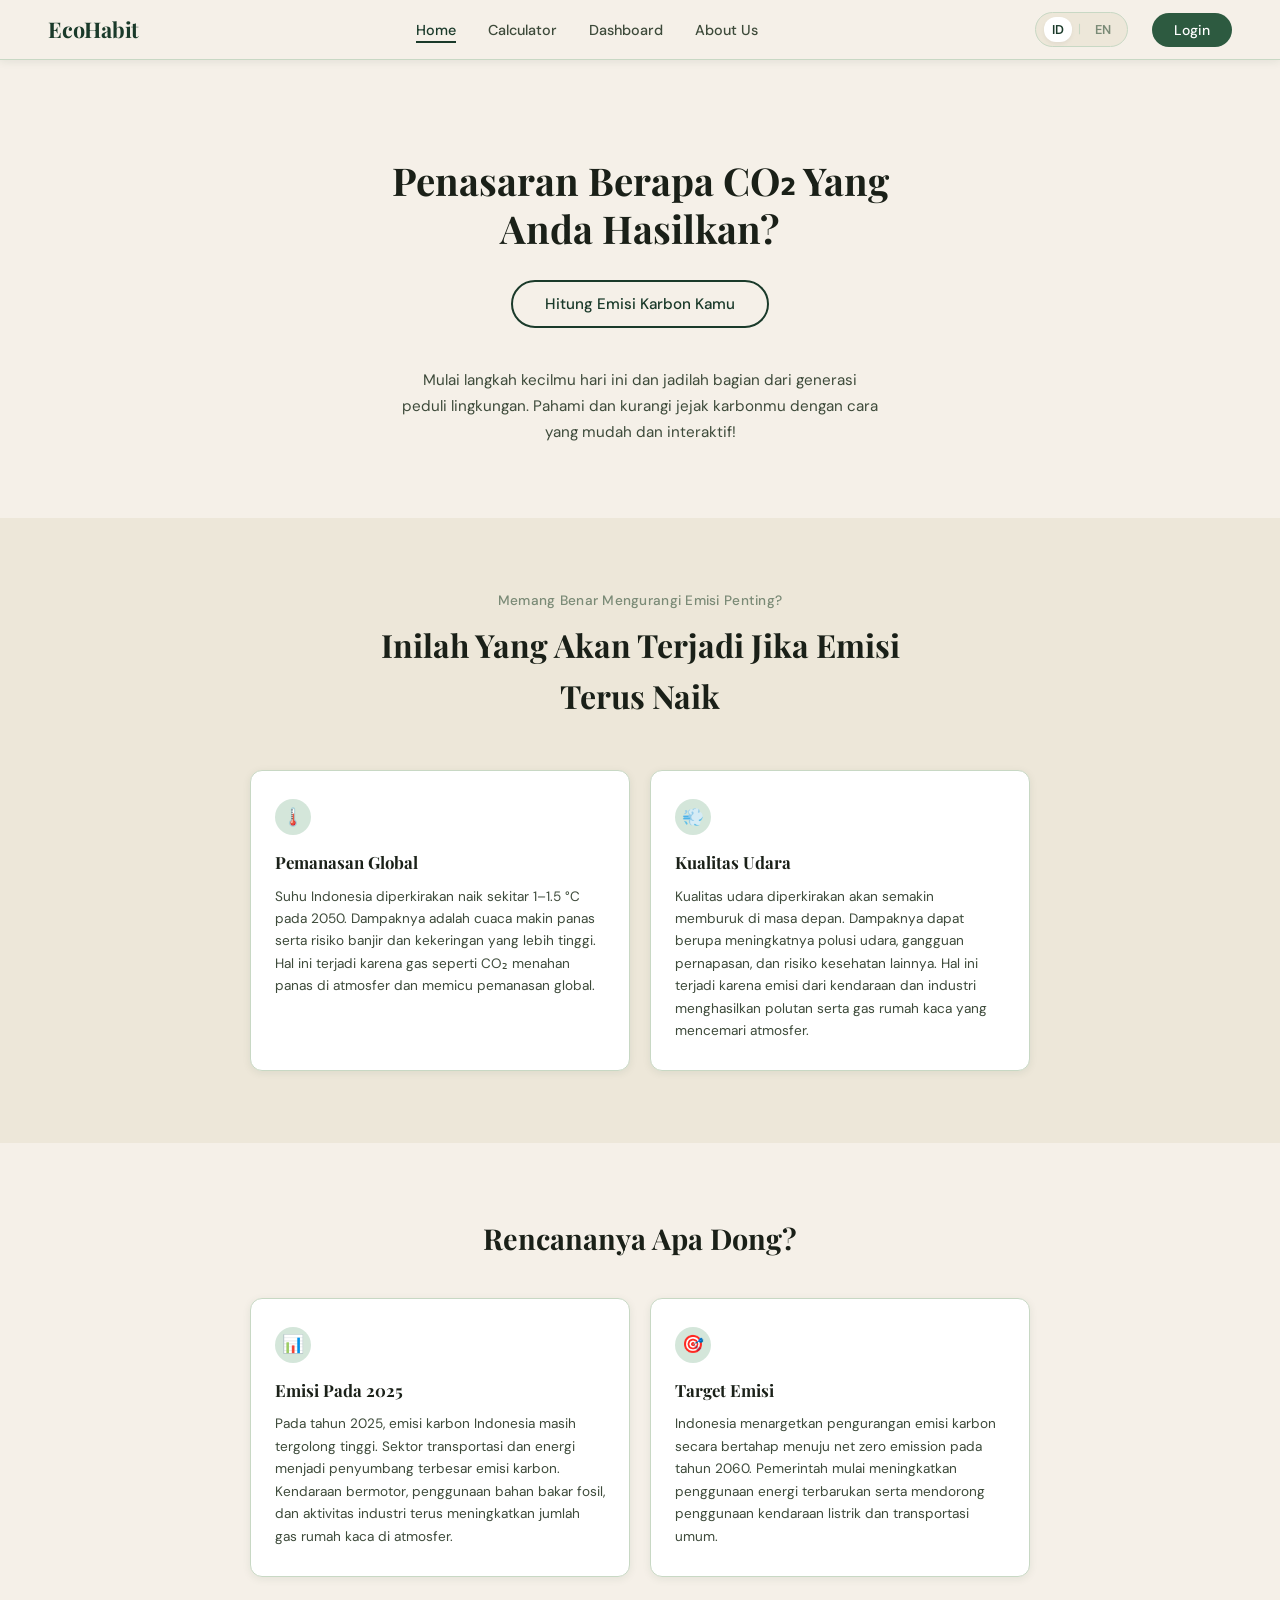
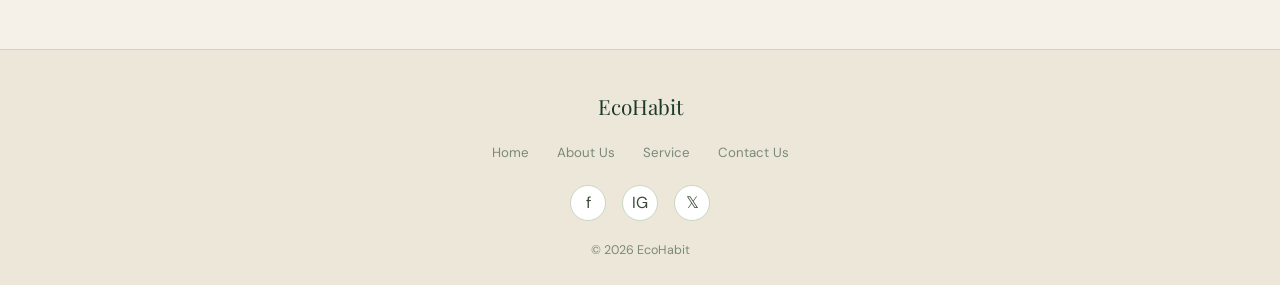
<file: index.html>
<!DOCTYPE html>
<html lang="id">
<head>
  <meta charset="UTF-8" />
  <meta name="viewport" content="width=device-width, initial-scale=1.0" />
  <title>EcoHabit – Kalkulator Emisi Karbon</title>
  <link rel="preconnect" href="https://fonts.googleapis.com" />
  <link rel="preconnect" href="https://fonts.gstatic.com" crossorigin />
  <link href="https://fonts.googleapis.com/css2?family=Playfair+Display:wght@600;700&family=DM+Sans:wght@300;400;500;600&display=swap" rel="stylesheet" />
  <link rel="stylesheet" href="css/global.css" />
  <link rel="stylesheet" href="css/home.css" />
</head>
<body>

  <nav>
    <a class="nav-logo" href="index.html">EcoHabit</a>
    <ul class="nav-links">
      <li><a class="active" href="index.html" data-i18n="nav_home">Home</a></li>
      <li><a href="calculator.html" data-i18n="nav_calc">Calculator</a></li>
      <li><a href="dashboard.html" data-i18n="nav_dash">Dashboard</a></li>
      <li><a href="aboutUs.html" data-i18n="nav_about">About Us</a></li>
    </ul>
    
    <div class="nav-actions">
      <div class="lang-toggle">
        <button id="lang-id" class="lang-btn active">ID</button>
        <span class="lang-divider">|</span>
        <button id="lang-en" class="lang-btn">EN</button>
      </div>

      <button class="btn-login" data-i18n="btn_login" onclick="window.location.href='login.html'">Login</button>
    </div>
  </nav>

  <div class="page active">
    <section class="hero">
      <h1 data-i18n="home_hero_title">Penasaran Berapa CO₂ Yang Anda Hasilkan?</h1>
      <button class="btn-hero" data-i18n="home_hero_btn" onclick="window.location.href='calculator.html'">Hitung Emisi Karbon Kamu</button>
      <p data-i18n="home_hero_desc">Mulai langkah kecilmu hari ini dan jadilah bagian dari generasi peduli lingkungan. Pahami dan kurangi jejak karbonmu dengan cara yang mudah dan interaktif!</p>
    </section>

    <section class="impact">
      <p class="impact-label" data-i18n="home_impact_label">Memang Benar Mengurangi Emisi Penting?</p>
      <h2 data-i18n="home_impact_title">Inilah Yang Akan Terjadi Jika Emisi Terus Naik</h2>
      <div class="cards-grid">
        <div class="card">
          <div class="card-icon">🌡️</div>
          <h3 data-i18n="home_impact_c1_title">Pemanasan Global</h3>
          <p data-i18n="home_impact_c1_desc">Suhu Indonesia diperkirakan naik sekitar 1–1.5 °C pada 2050. Dampaknya adalah cuaca makin panas serta risiko banjir dan kekeringan yang lebih tinggi. Hal ini terjadi karena gas seperti CO₂ menahan panas di atmosfer dan memicu pemanasan global.</p>
        </div>
        <div class="card">
          <div class="card-icon">💨</div>
          <h3 data-i18n="home_impact_c2_title">Kualitas Udara</h3>
          <p data-i18n="home_impact_c2_desc">Kualitas udara diperkirakan akan semakin memburuk di masa depan. Dampaknya dapat berupa meningkatnya polusi udara, gangguan pernapasan, dan risiko kesehatan lainnya. Hal ini terjadi karena emisi dari kendaraan dan industri menghasilkan polutan serta gas rumah kaca yang mencemari atmosfer.</p>
        </div>
      </div>
    </section>

    <section class="plan">
      <h2 data-i18n="home_plan_title">Rencananya Apa Dong?</h2>
      <div class="cards-grid">
        <div class="card">
          <div class="card-icon">📊</div>
          <h3 data-i18n="home_plan_c1_title">Emisi Pada 2025</h3>
          <p data-i18n="home_plan_c1_desc">Pada tahun 2025, emisi karbon Indonesia masih tergolong tinggi. Sektor transportasi dan energi menjadi penyumbang terbesar emisi karbon. Kendaraan bermotor, penggunaan bahan bakar fosil, dan aktivitas industri terus meningkatkan jumlah gas rumah kaca di atmosfer.</p>
        </div>
        <div class="card">
          <div class="card-icon">🎯</div>
          <h3 data-i18n="home_plan_c2_title">Target Emisi</h3>
          <p data-i18n="home_plan_c2_desc">Indonesia menargetkan pengurangan emisi karbon secara bertahap menuju net zero emission pada tahun 2060. Pemerintah mulai meningkatkan penggunaan energi terbarukan serta mendorong penggunaan kendaraan listrik dan transportasi umum.</p>
        </div>
      </div>
    </section>

    <footer>
      <div class="footer-logo">EcoHabit</div>
      <ul class="footer-links">
        <li><a href="index.html" data-i18n="nav_home">Home</a></li>
        <li><a href="aboutUs.html" data-i18n="nav_about">About</a></li>
        <li><a href="#" data-i18n="ft_service">Service</a></li>
        <li><a href="#" data-i18n="ft_contact">Contact Us</a></li>
      </ul>
      <div class="footer-socials">
        <a class="social-icon" href="#" title="Facebook">f</a>
        <a class="social-icon" href="#" title="Instagram">IG</a>
        <a class="social-icon" href="#" title="X">𝕏</a>
      </div>
      <p class="footer-copy">© 2026 EcoHabit</p>
    </footer>
  </div>

  <script src="js/lang.js"></script>
  <script src="js/global.js"></script>
</body>
</html>
</file>
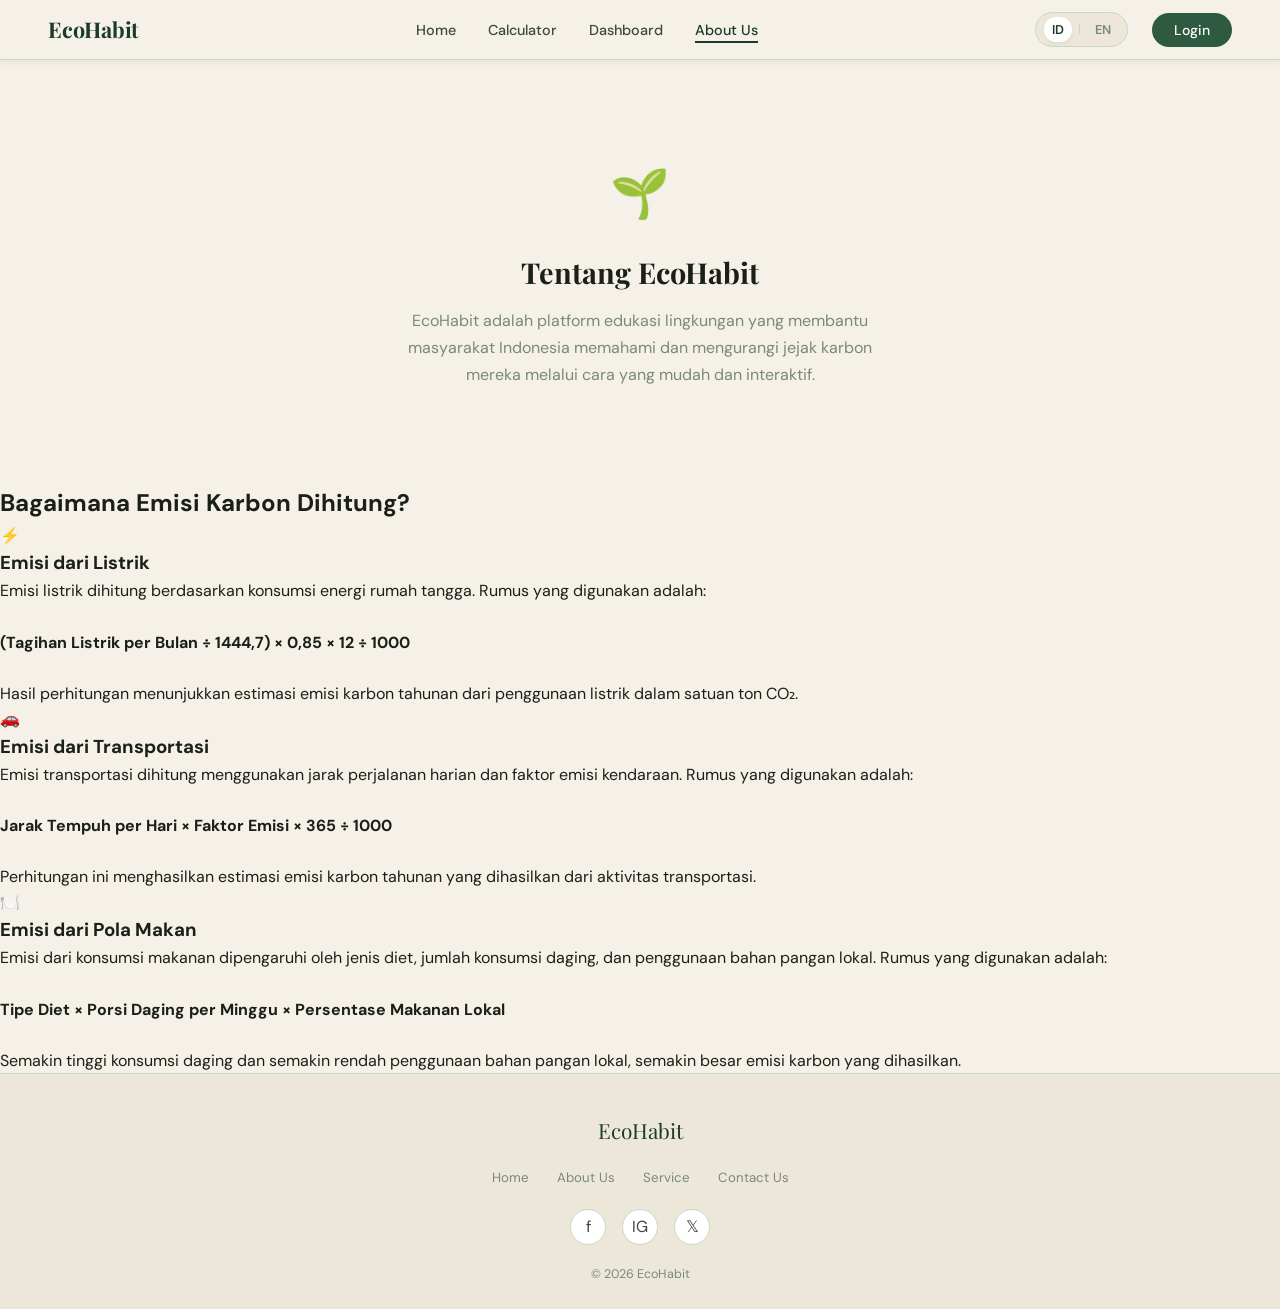
<file: aboutUs.html>
<!DOCTYPE html>
<html lang="id">
<head>
  <meta charset="UTF-8" />
  <meta name="viewport" content="width=device-width, initial-scale=1.0" />
  <title>EcoHabit – Tentang Kami</title>
  <link rel="preconnect" href="https://fonts.googleapis.com" />
  <link rel="preconnect" href="https://fonts.gstatic.com" crossorigin />
  <link href="https://fonts.googleapis.com/css2?family=Playfair+Display:wght@600;700&family=DM+Sans:wght@300;400;500;600&display=swap" rel="stylesheet" />
  <link rel="stylesheet" href="css/global.css" />
</head>
<body>

  <nav>
    <a class="nav-logo" href="index.html">EcoHabit</a>
    <ul class="nav-links">
      <li><a href="index.html" data-i18n="nav_home">Home</a></li>
      <li><a href="calculator.html" data-i18n="nav_calc">Calculator</a></li>
      <li><a href="dashboard.html" data-i18n="nav_dash">Dashboard</a></li>
      <li><a class="active" href="aboutUs.html" data-i18n="nav_about">About Us</a></li>
    </ul>
    
    <div class="nav-actions">
      <div class="lang-toggle">
        <button id="lang-id" class="lang-btn active">ID</button>
        <span class="lang-divider">|</span>
        <button id="lang-en" class="lang-btn">EN</button>
      </div>

      <button class="btn-login" data-i18n="btn_login" onclick="window.location.href='login.html'">Login</button>
    </div>
  </nav>

  <div class="page active">
    <div style="text-align: center; padding: 96px 48px;">
      <div style="font-size: 3rem; margin-bottom: 16px;">🌱</div>
      <h2 data-i18n="about_title" style="font-family: var(--font-head); font-size: 1.8rem; color: var(--text-dark); margin-bottom: 12px;">Tentang EcoHabit</h2>
      <p data-i18n="about_desc" style="color: var(--text-muted); max-width: 500px; margin: 0 auto; line-height: 1.7;">EcoHabit adalah platform edukasi lingkungan yang membantu masyarakat Indonesia memahami dan mengurangi jejak karbon mereka melalui cara yang mudah dan interaktif.</p>
    </div>
    <section class="plan">
  <h2 data-i18n="about_count">Bagaimana Emisi Karbon Dihitung?</h2>
  <div class="cards-grid">

    <div class="card">
      <div class="card-icon">⚡</div>
      <h3 data-i18n="about_electricity">Emisi dari Listrik</h3>
      <p data-i18n="about_electricity_content">
        Emisi listrik dihitung berdasarkan konsumsi energi rumah tangga. Rumus yang digunakan adalah:
        <br><br>
        <strong>(Tagihan Listrik per Bulan ÷ 1444,7) × 0,85 × 12 ÷ 1000</strong>
        <br><br>
        Hasil perhitungan menunjukkan estimasi emisi karbon tahunan dari penggunaan listrik dalam satuan ton CO₂.
      </p>
    </div>

    <div class="card">
      <div class="card-icon">🚗</div>
      <h3 data-i18n="about_transport">Emisi dari Transportasi</h3>
      <p data-i18n="about_transport_content">
        Emisi transportasi dihitung menggunakan jarak perjalanan harian dan faktor emisi kendaraan. Rumus yang digunakan adalah:
        <br><br>
        <strong>Jarak Tempuh per Hari × Faktor Emisi × 365 ÷ 1000</strong>
        <br><br>
        Perhitungan ini menghasilkan estimasi emisi karbon tahunan yang dihasilkan dari aktivitas transportasi.
      </p>
    </div>

    <div class="card">
      <div class="card-icon">🍽️</div>
      <h3 data-i18n="about_food">Emisi dari Pola Makan</h3>
      <p data-i18n="about_food_content">
        Emisi dari konsumsi makanan dipengaruhi oleh jenis diet, jumlah konsumsi daging, dan penggunaan bahan pangan lokal. Rumus yang digunakan adalah:
        <br><br>
        <strong>Tipe Diet × Porsi Daging per Minggu × Persentase Makanan Lokal</strong>
        <br><br>
        Semakin tinggi konsumsi daging dan semakin rendah penggunaan bahan pangan lokal, semakin besar emisi karbon yang dihasilkan.
      </p>
    </div>

  </div>
</section>

    <footer>
      <div class="footer-logo">EcoHabit</div>
      <ul class="footer-links">
        <li><a href="index.html" data-i18n="nav_home">Home</a></li>
        <li><a href="aboutUs.html" data-i18n="nav_about">About</a></li>
        <li><a href="#" data-i18n="ft_service">Service</a></li>
        <li><a href="#" data-i18n="ft_contact">Contact Us</a></li>
      </ul>
      <div class="footer-socials">
        <a class="social-icon" href="#">f</a>
        <a class="social-icon" href="#">IG</a>
        <a class="social-icon" href="#">𝕏</a>
      </div>
      <p class="footer-copy">© 2026 EcoHabit</p>
    </footer>
  </div>

  <script src="js/lang.js"></script>
  <script src="js/global.js"></script>
</body>
</html>
</file>
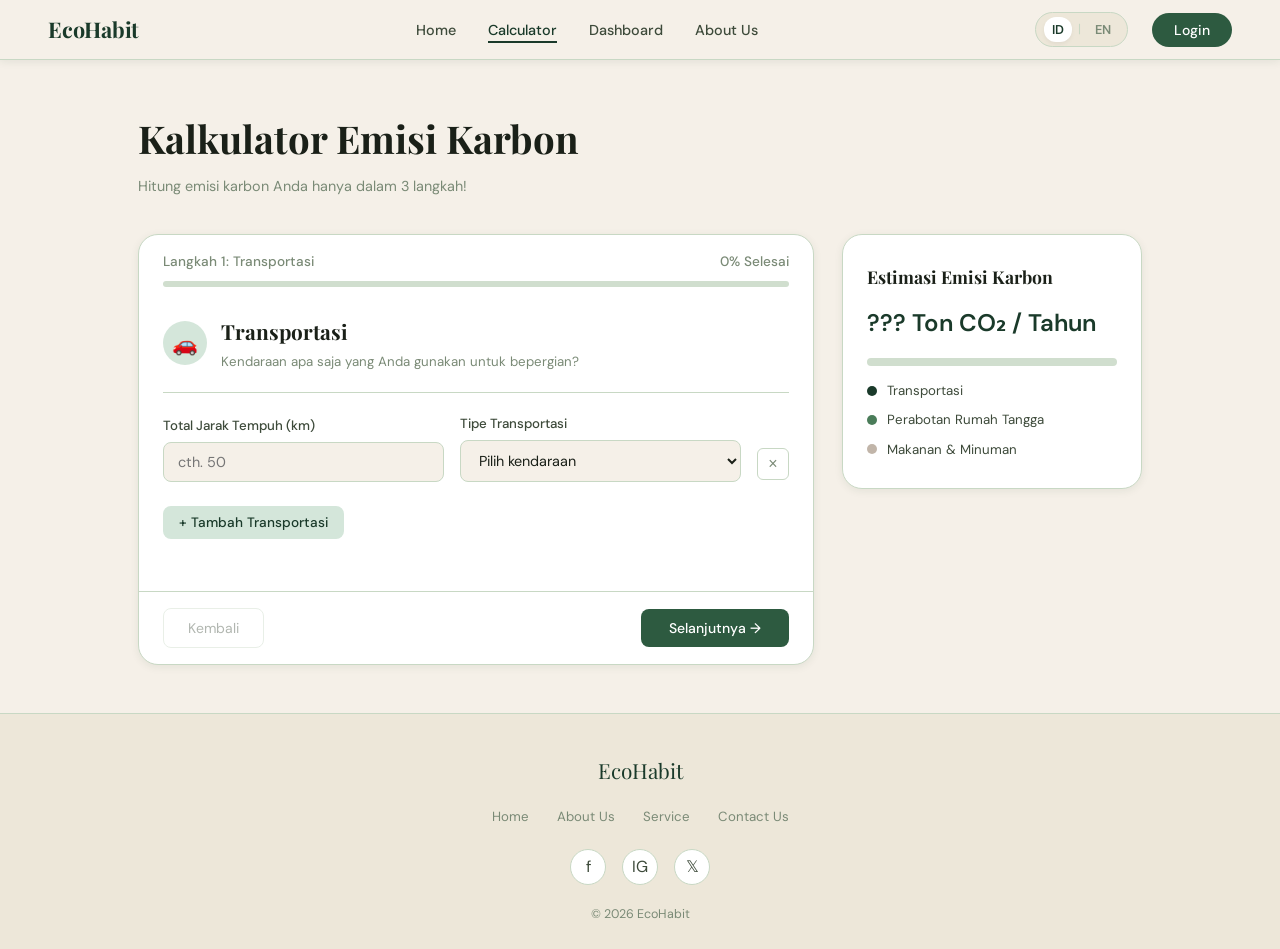
<file: calculator.html>
<!DOCTYPE html>
<html lang="id">
<head>
  <meta charset="UTF-8" />
  <meta name="viewport" content="width=device-width, initial-scale=1.0" />
  <title>EcoHabit – Kalkulator Emisi Karbon</title>
  <link rel="preconnect" href="https://fonts.googleapis.com" />
  <link rel="preconnect" href="https://fonts.gstatic.com" crossorigin />
  <link href="https://fonts.googleapis.com/css2?family=Playfair+Display:wght=600;700&family=DM+Sans:wght=300;400;500;600&display=swap" rel="stylesheet" />
  <link rel="stylesheet" href="css/global.css" />
  <link rel="stylesheet" href="css/calculator.css" />
</head>
<body>

  <nav>
    <a class="nav-logo" href="index.html">EcoHabit</a>
    <ul class="nav-links">
      <li><a href="index.html" data-i18n="nav_home">Home</a></li>
      <li><a class="active" href="calculator.html" data-i18n="nav_calc">Calculator</a></li>
      <li><a href="dashboard.html" data-i18n="nav_dash">Dashboard</a></li>
      <li><a href="aboutUs.html" data-i18n="nav_about">About Us</a></li>
    </ul>
    
    <div class="nav-actions">
      <div class="lang-toggle">
        <button id="lang-id" class="lang-btn active">ID</button>
        <span class="lang-divider">|</span>
        <button id="lang-en" class="lang-btn">EN</button>
      </div>

      <button class="btn-login" data-i18n="btn_login" onclick="window.location.href='login.html'">Login</button>
    </div>
  </nav>

  <div class="page active">
    <div class="calc-page">
      <h1 data-i18n="calc_title">Kalkulator Emisi Karbon</h1>
      <p class="subtitle" data-i18n="calc_subtitle">Hitung emisi karbon Anda hanya dalam 3 langkah!</p>

      <div class="calc-layout">
        <div>
          <div id="step1" class="step-card">
            <div class="step-header">
                <div class="step-title-row">
                <span data-i18n="calc_s1_title">Langkah 1: Transportasi</span>
                <span data-i18n="calc_s1_progress">0% Selesai</span>
                </div>
                <div class="step-progress">
                <div class="step-progress-bar" style="width: 0%"></div>
                </div>
            </div>
            <div class="step-body">
                <div class="step-icon-row">
                <div class="step-icon">🚗</div>
                <div>
                    <h2 data-i18n="calc_s1_head">Transportasi</h2>
                    <p data-i18n="calc_s1_desc">Kendaraan apa saja yang Anda gunakan untuk bepergian?</p>
                </div>
                </div>
                <div class="form-divider"></div>
                
                <div id="transport-list">
                <div class="form-row transport-row" style="margin-bottom: 16px; align-items: flex-end;">
                    <div class="form-group" style="flex: 1;">
                    <label data-i18n="calc_s1_label_dist">Total Jarak Tempuh (km)</label>
                    <input type="number" class="trans-distance" data-i18n="calc_s1_place_dist" placeholder="cth. 50" min="0" />
                    </div>
                    <div class="form-group" style="flex: 1;">
                        <label data-i18n="calc_s1_label_type">Tipe Transportasi</label>
                        <select class="trans-type">
                            <option value="unpicked" data-i18n="calc_s1_opt_unpicked">Pilih kendaraan</option>
                            <option value="motor" data-i18n="calc_s1_opt_motor">Motor</option>
                            <option value="mobil" data-i18n="calc_s1_opt_mobil">Mobil Bensin</option>
                            <option value="mobil-diesel" data-i18n="calc_s1_opt_diesel">Mobil Diesel</option>
                            <option value="bus" data-i18n="calc_s1_opt_bus">Bus Umum</option>
                            <option value="kereta" data-i18n="calc_s1_opt_kereta">Kereta</option>
                            <option value="pesawat" data-i18n="calc_s1_opt_pesawat">Pesawat</option>
                            <option value="mobil-listrik" data-i18n="calc_s1_opt_mobil_ev">Mobil Listrik</option>
                            <option value="motor-listrik" data-i18n="calc_s1_opt_motor_ev">Motor Listrik</option>
                        </select>
                    </div>
                    <button class="btn-remove" type="button" onclick="removeTransport(this)" style="margin-bottom: 6px; padding: 10px 14px;">×</button>
                </div>
                </div>

                <button class="btn-add" type="button" data-i18n="calc_s1_btn_add" onclick="addTransport()" style="margin-top: 8px;">+ Tambah Transportasi</button>
            </div>
            <div class="step-footer" style="margin-top: 24px;">
                <button class="btn-back" data-i18n="btn_back" disabled style="opacity: 0.4; cursor: not-allowed;">Kembali</button>
                <button class="btn-next" data-i18n="btn_next" onclick="goStep(2)">Selanjutnya →</button>
            </div>
          </div>

          <div id="step2" class="step-card" style="display: none;">
            <div class="step-header">
              <div class="step-title-row">
                <span data-i18n="calc_s2_title">Langkah 2: Rumah Tangga</span>
                <span data-i18n="calc_s2_progress">33% Selesai</span>
              </div>
              <div class="step-progress">
                <div class="step-progress-bar" style="width: 33%"></div>
              </div>
            </div>
            <div class="step-body">
              <div class="step-icon-row">
                <div class="step-icon">🏠</div>
                <div>
                  <h2 data-i18n="calc_s2_head">Rumah Tangga</h2>
                  <p data-i18n="calc_s2_desc">Peralatan apa saja yang ada di rumah Anda?</p>
                </div>
              </div>
              <div class="form-divider"></div>
              <p style="font-size: 0.85rem; color: var(--text-mid); margin-bottom: 14px; font-weight: 500;" data-i18n="calc_s2_label_app">Perabotan-Perabotan</p>
              <div class="appliance-list" id="appliance-list">
                <div class="appliance-row">
                  <input type="text" data-i18n="calc_s2_place_app" placeholder="cth. Lampu" class="app-name" />
                  <input type="number" data-i18n="calc_s2_place_qty" placeholder="Masukkan jumlah perabotan" class="app-qty" min="0" />
                  <button class="btn-remove" onclick="removeAppliance(this)">×</button>
                </div>
              </div>
              <button class="btn-add" data-i18n="calc_s2_btn_add" onclick="addAppliance()">+ Tambah Baris</button>
              <div style="margin-top: 20px;">
                <div class="form-group">
                  <label data-i18n="calc_s2_label_bill">Tagihan Listrik/Bulan (Rp)</label>
                  <input type="number" id="electric-bill" data-i18n="calc_s2_place_bill" placeholder="cth. 300000" min="0" />
                </div>
              </div>
            </div>
            <div class="step-footer">
              <button class="btn-back" data-i18n="btn_back" onclick="goStep(1)">Kembali</button>
              <button class="btn-next" data-i18n="btn_next" onclick="goStep(3)">Selanjutnya →</button>
            </div>
          </div>

          <div id="step3" class="step-card" style="display: none;">
            <div class="step-header">
              <div class="step-title-row">
                <span data-i18n="calc_s3_title">Langkah 3: Makanan &amp; Minuman</span>
                <span data-i18n="calc_s3_progress">67% Selesai</span>
              </div>
              <div class="step-progress">
                <div class="step-progress-bar" style="width: 67%"></div>
              </div>
            </div>
            <div class="step-body">
              <div class="step-icon-row">
                <div class="step-icon">🍽️</div>
                <div>
                  <h2 data-i18n="calc_s3_head">Makanan &amp; Minuman</h2>
                  <p data-i18n="calc_s3_desc">Bagaimana pola makan Anda sehari-hari?</p>
                </div>
              </div>
              <div class="form-divider"></div>
              <div class="form-row">
                <div class="form-group">
                  <label data-i18n="calc_s3_label_diet">Pola Makan</label>
                  <select id="diet">
                    <option value="vegan" data-i18n="calc_s3_opt_vegan">Vegan</option>
                    <option value="vegetarian" data-i18n="calc_s3_opt_vege">Vegetarian</option>
                    <option value="mixed" selected data-i18n="calc_s3_opt_mixed">Campuran</option>
                    <option value="meat-heavy" data-i18n="calc_s3_opt_meat">Banyak Daging</option>
                  </select>
                </div>
                <div class="form-group">
                  <label data-i18n="calc_s3_label_meat">Konsumsi Daging/Minggu (porsi)</label>
                  <input type="number" id="meat-portions" data-i18n="calc_s3_place_meat" placeholder="cth. 7" min="0" />
                </div>
              </div>
              <div class="form-row">
                <div class="form-group full">
                  <label data-i18n="calc_s3_label_local">Konsumsi Makanan Lokal (%)</label>
                  <input type="number" id="local-food" data-i18n="calc_s3_place_local" placeholder="cth. 60" min="0" max="100" />
                </div>
              </div>
            </div>
            <div class="step-footer">
              <button class="btn-back" data-i18n="btn_back" onclick="goStep(2)">Kembali</button>
              <button class="btn-next" data-i18n="calc_s3_btn_calc" onclick="showResult()">Hitung Emisi →</button>
            </div>
          </div>

          <div id="step-result" class="step-card" style="display: none;">
            <div class="step-header">
              <div class="step-title-row">
                <span data-i18n="calc_res_title">Hasil Estimasi Anda</span>
                <span data-i18n="calc_res_progress">100% Selesai ✓</span>
              </div>
              <div class="step-progress">
                <div class="step-progress-bar" style="width: 100%"></div>
              </div>
            </div>
            <div class="step-body">
              <div class="step-icon-row">
                <div class="step-icon">🌿</div>
                <div>
                  <h2 data-i18n="calc_res_head">Emisi Karbon Anda</h2>
                  <p data-i18n="calc_res_desc">Berdasarkan data yang Anda masukkan</p>
                </div>
              </div>
              <div class="form-divider"></div>
              <div class="result-grid">
                <div class="result-item">
                  <div class="val" id="res-transport">—</div>
                  <div class="lbl" data-i18n="calc_res_trans">Transportasi<br />(Ton CO₂/Tahun)</div>
                </div>
                <div class="result-item">
                  <div class="val" id="res-house">—</div>
                  <div class="lbl" data-i18n="calc_res_house">Rumah Tangga<br />(Ton CO₂/Tahun)</div>
                </div>
                <div class="result-item">
                  <div class="val" id="res-food">—</div>
                  <div class="lbl" data-i18n="calc_res_food">Makanan<br />(Ton CO₂/Tahun)</div>
                </div>
              </div>
              <div class="result-tip" id="result-tip"></div>
              <div class="btn-row">
                <button class="btn-result" data-i18n="calc_res_btn_restart" onclick="restart()">🔄 Hitung Ulang</button>
                <button class="btn-result" data-i18n="calc_res_btn_dash" onclick="window.location.href='dashboard.html'">Lihat Dashboard →</button>
              </div>
            </div>
          </div>
        </div>

        <div class="estimate-card">
          <h3 data-i18n="calc_side_title">Estimasi Emisi Karbon</h3>
          <div class="estimate-total" id="total-display">??? Ton CO₂ / Tahun</div>
          <div class="estimate-bar-bg" style="display: flex;">
            <div class="estimate-bar-fill" id="bar-trans""></div>
            <div class="estimate-bar-fill" id="bar-house""></div>
            <div class="estimate-bar-fill" id="bar-food""></div>
          </div>
          <div class="legend">
            <div class="legend-item">
              <div class="legend-dot dot-transport"></div>
              <span data-i18n="calc_side_trans">Transportasi</span>
            </div>
            <div class="legend-item">
              <div class="legend-dot dot-house"></div>
              <span data-i18n="calc_side_house">Perabotan Rumah Tangga</span>
            </div>
            <div class="legend-item">
              <div class="legend-dot dot-food"></div>
              <span data-i18n="calc_side_food">Makanan &amp; Minuman</span>
            </div>
          </div>
        </div>
      </div>
    </div>

    <footer>
      <div class="footer-logo">EcoHabit</div>
      <ul class="footer-links">
        <li><a href="index.html" data-i18n="nav_home">Home</a></li>
        <li><a href="aboutUs.html" data-i18n="nav_about">About</a></li>
        <li><a href="#" data-i18n="ft_service">Service</a></li>
        <li><a href="#" data-i18n="ft_contact">Contact Us</a></li>
      </ul>
      <div class="footer-socials">
        <a class="social-icon" href="#">f</a>
        <a class="social-icon" href="#">IG</a>
        <a class="social-icon" href="#">𝕏</a>
      </div>
      <p class="footer-copy">© 2026 EcoHabit</p>
    </footer>
  </div>

  <script src="js/lang.js"></script>
  <script src="js/global.js"></script>
  <script src="js/calculator.js"></script>
</body>
</html>
</file>
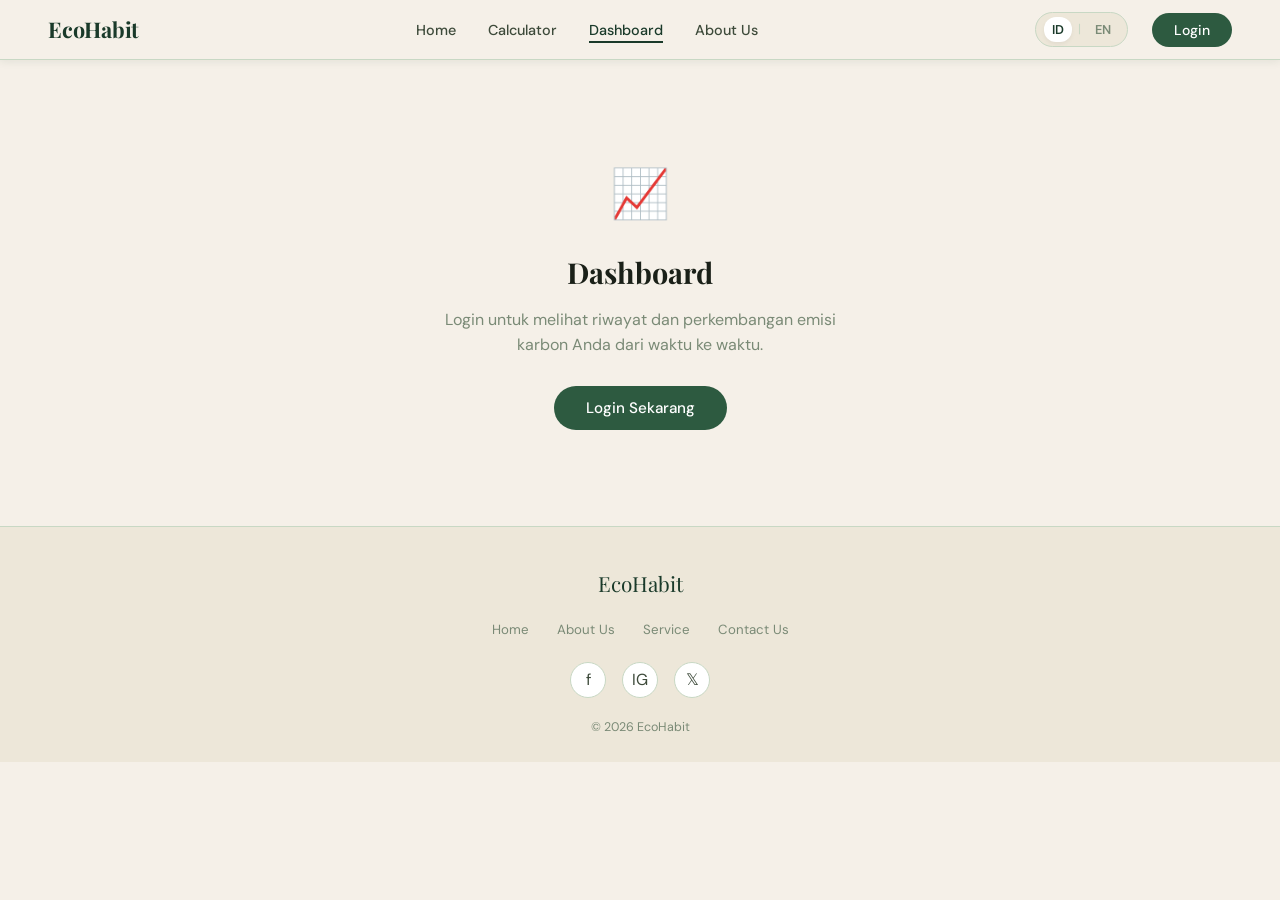
<file: dashboard.html>
<!DOCTYPE html>
<html lang="id">
<head>
  <meta charset="UTF-8" />
  <meta name="viewport" content="width=device-width, initial-scale=1.0" />
  <title>EcoHabit – Dashboard</title>
  <link rel="preconnect" href="https://fonts.googleapis.com" />
  <link rel="preconnect" href="https://fonts.gstatic.com" crossorigin />
  <link href="https://fonts.googleapis.com/css2?family=Playfair+Display:wght@600;700&family=DM+Sans:wght@300;400;500;600&display=swap" rel="stylesheet" />
  <link rel="stylesheet" href="css/global.css" />
  <link rel="stylesheet" href="css/dashboard.css" /> </head>
<body>

  <nav>
    <a class="nav-logo" href="index.html">EcoHabit</a>
    <ul class="nav-links">
      <li><a href="index.html" data-i18n="nav_home">Home</a></li>
      <li><a href="calculator.html" data-i18n="nav_calc">Calculator</a></li>
      <li><a class="active" href="dashboard.html" data-i18n="nav_dash">Dashboard</a></li>
      <li><a href="aboutUs.html" data-i18n="nav_about">About Us</a></li>
    </ul>
    
    <div class="nav-actions">
      <div class="lang-toggle">
        <button id="lang-id" class="lang-btn active">ID</button>
        <span class="lang-divider">|</span>
        <button id="lang-en" class="lang-btn">EN</button>
      </div>

      <button class="btn-login" data-i18n="btn_login" onclick="window.location.href='login.html'">Login</button>
    </div>
  </nav>

  <div class="page active">
    
    <div id="loggedOutView" class="dashboard-state">
      <div style="text-align: center; padding: 96px 48px;">
        <div style="font-size: 3rem; margin-bottom: 16px;">📈</div>
        <h2 data-i18n="dash_out_title" style="font-family: var(--font-head); font-size: 1.8rem; color: var(--text-dark); margin-bottom: 12px;">Dashboard</h2>
        <p data-i18n="dash_out_desc" style="color: var(--text-muted); max-width: 400px; margin: 0 auto;">Login untuk melihat riwayat dan perkembangan emisi karbon Anda dari waktu ke waktu.</p>
        <button class="btn-login" data-i18n="dash_out_btn" style="margin-top: 28px; padding: 12px 32px; font-size: 0.95rem;" onclick="window.location.href='login.html'">Login Sekarang</button>
      </div>
    </div>

    <div id="loggedInView" class="dashboard-state" style="display: none;">
      <div class="dash-container">
        
        <header class="dash-header">
          <div>
            <h1 class="dash-title" data-i18n="dash_in_greet">Halo, </h1>
            <p class="dash-subtitle" data-i18n="dash_in_sub">Berikut adalah ringkasan jejak karbon Anda bulan ini.</p>
          </div>
          <button class="btn-primary" data-i18n="dash_in_btn_new" onclick="window.location.href='calculator.html'">+ Hitung Emisi Baru</button>
        </header>

        <div class="dash-grid">
          <div class="dash-card">
            <div class="card-title-row">
              <div class="card-icon" id="dash-total-icon">🔥</div>
              <h3 data-i18n="dash_c1_title">Total Emisi</h3>
            </div>
            <div class="card-value"><span id="dash-total-val">0.00</span> <span>Ton CO₂</span></div>
            <p class="card-desc text-danger" id="dash-total-desc" data-i18n="dash_c1_desc">↑ 12% dari bulan lalu</p>
          </div>

          <div class="dash-card">
            <div class="card-title-row">
              <div class="card-icon" id="dash-biggest-icon">🚗</div>
              <h3 data-i18n="dash_c2_title">Penyumbang Terbesar</h3>
            </div>
            <div class="card-value" id="dash-biggest-val" data-i18n="dash_c2_val">Transportasi</div>
            <p class="card-desc" id="dash-biggest-desc" data-i18n="dash_c2_desc">45% dari total emisi Anda</p>
          </div>

          <div class="dash-card">
            <div class="card-title-row">
              <div class="card-icon" id="dash-target-icon">🌳</div>
              <h3 data-i18n="dash_c3_title">Target Bulanan</h3>
            </div>
            <div class="card-value" id="dash-target-val" data-i18n="dash_c3_val">Tercapai!</div>
            <p class="card-desc text-success" id="dash-target-desc" data-i18n="dash_c3_desc">Anda menghemat 0.5 Ton CO₂</p>
          </div>
        </div>

        <div class="dash-history">
          <h2 data-i18n="dash_hist_title">Riwayat Perhitungan Terakhir</h2>
          <div class="history-list" id="dash-history-list">
            
          </div>
        </div>

      </div>
    </div>

    <footer>
      <div class="footer-logo">EcoHabit</div>
      <ul class="footer-links">
        <li><a href="index.html" data-i18n="nav_home">Home</a></li>
        <li><a href="aboutUs.html" data-i18n="nav_about">About</a></li>
        <li><a href="#" data-i18n="ft_service">Service</a></li>
        <li><a href="#" data-i18n="ft_contact">Contact Us</a></li>
      </ul>
      <div class="footer-socials">
        <a class="social-icon" href="#">f</a>
        <a class="social-icon" href="#">IG</a>
        <a class="social-icon" href="#">𝕏</a>
      </div>
      <p class="footer-copy">© 2026 EcoHabit</p>
    </footer>
  </div>

  <script src="js/lang.js"></script>
  <script src="js/global.js"></script>
  <script src="js/dashboard.js"></script>
</body>
</html>
</file>
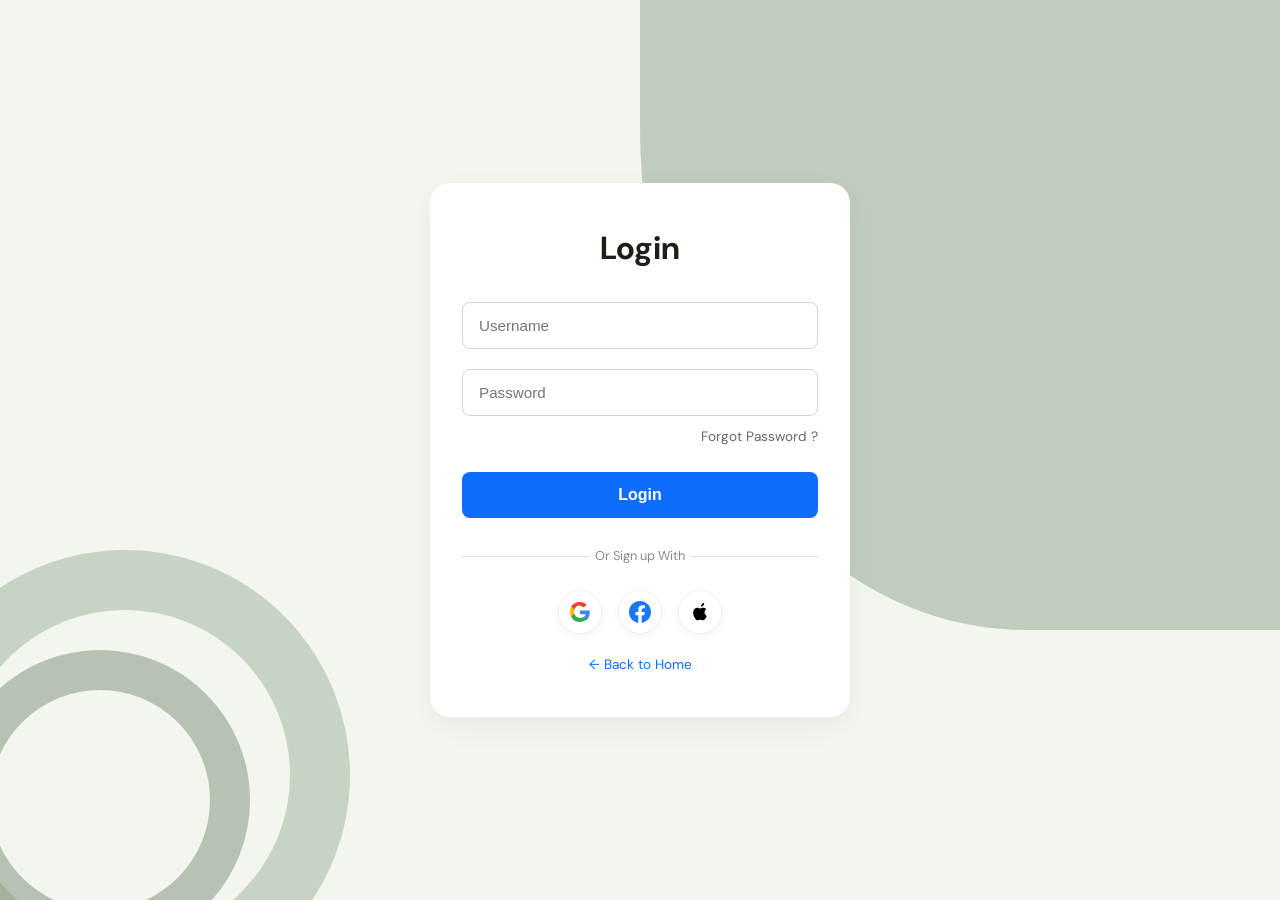
<file: login.html>
<!DOCTYPE html>
<html lang="id">
<head>
  <meta charset="UTF-8" />
  <meta name="viewport" content="width=device-width, initial-scale=1.0" />
  <title>EcoHabit – Login</title>
  <link rel="preconnect" href="https://fonts.googleapis.com" />
  <link rel="preconnect" href="https://fonts.gstatic.com" crossorigin />
  <link href="https://fonts.googleapis.com/css2?family=DM+Sans:wght@400;500;700&display=swap" rel="stylesheet" />
  <link rel="stylesheet" href="css/global.css" />
  <link rel="stylesheet" href="css/login.css" />
</head>
<body>

  <div class="login-container">
    <div class="shape-top-right"></div>
    <div class="shape-bottom-left"></div>
    <div class="shape-bottom-left-inner"></div>

    <div class="login-card">
      <h2>Login</h2>
      <form id="loginForm" action="#" method="POST">
        <div class="input-group">
          <input type="text" id="usernameInput" placeholder="Username" />
          <div class="error-message" id="usernameError">Username is required</div>
        </div>
        <div class="input-group">
          <input type="password" id="passwordInput" placeholder="Password" />
          <div class="error-message" id="passwordError">Password is required</div>
        </div>
        <a href="#" class="forgot-link">Forgot Password ?</a>
        
        <button type="submit" class="btn-submit-login">Login</button>
      </form>

      <div class="or-divider">Or Sign up With</div>

      <div class="social-row">
        <button class="social-btn" title="Google">
          <svg width="20" height="20" viewBox="0 0 24 24">
            <path fill="#4285F4" d="M23.745 12.27c0-.7-.06-1.4-.19-2.07H12v4.51h6.6c-.29 1.53-1.14 2.82-2.4 3.68v3.05h3.88c2.27-2.09 3.66-5.17 3.66-8.83z"/>
            <path fill="#34A853" d="M12 24c3.24 0 5.95-1.08 7.93-2.91l-3.88-3.05c-1.08.72-2.45 1.16-4.05 1.16-3.11 0-5.74-2.11-6.68-4.96H1.21v3.15C3.18 21.88 7.31 24 12 24z"/>
            <path fill="#FBBC05" d="M5.32 14.24A7.16 7.16 0 0 1 4.91 12c0-.79.13-1.57.38-2.31V6.54H1.21A11.94 11.94 0 0 0 0 12c0 1.92.45 3.74 1.21 5.46l4.11-3.22z"/>
            <path fill="#EA4335" d="M12 4.75c1.77 0 3.35.61 4.6 1.8l3.42-3.42C17.95 1.19 15.24 0 12 0 7.31 0 3.18 2.12 1.21 5.46l4.11 3.22c.94-2.85 3.57-4.93 6.68-4.93z"/>
          </svg>
        </button>
        <button class="social-btn" title="Facebook">
          <svg width="22" height="22" fill="#1877F2" viewBox="0 0 24 24">
            <path d="M24 12.073c0-6.627-5.373-12-12-12s-12 5.373-12 12c0 5.99 4.388 10.954 10.125 11.854v-8.385H7.078v-3.47h3.047V9.43c0-3.007 1.792-4.669 4.533-4.669 1.312 0 2.686.235 2.686.235v2.953H15.83c-1.491 0-1.956.925-1.956 1.874v2.25h3.328l-.532 3.47h-2.796v8.385C19.612 23.027 24 18.062 24 12.073z"/>
          </svg>
        </button>
        <button class="social-btn" title="Apple">
          <svg width="20" height="20" fill="#000000" viewBox="0 0 24 24">
            <path d="M18.71 19.5c-.83 1.24-1.71 2.45-3.05 2.47-1.34.03-1.77-.79-3.29-.79-1.53 0-2 .77-3.27.82-1.31.05-2.3-1.32-3.14-2.53C4.25 17 2.94 12.45 4.7 9.39c.87-1.52 2.43-2.48 4.12-2.51 1.28-.02 2.5.87 3.29.87.78 0 2.26-1.07 3.81-.91.65.03 2.47.26 3.64 1.98-.09.06-2.17 1.28-2.15 3.81.03 3.02 2.65 4.03 2.68 4.04-.03.07-.42 1.44-1.38 2.83M15.97 4.17c.66-.81 1.11-1.93.99-3.06-.96.04-2.13.64-2.82 1.45-.6.7-1.13 1.84-.99 2.94 1.07.08 2.16-.52 2.82-1.33z"/>
          </svg>
        </button>
      </div>

      <a href="index.html" class="back-home">← Back to Home</a>
    </div>
  </div>

  <script src="js/lang.js"></script>
  <script src="js/global.js"></script>
  <script src="js/login.js"></script> </body>
</html>
</file>
<file: css/global.css>
:root {
  --green-dark:  #1a3a2a;
  --green-mid:   #2d5a40;
  --green-light: #4a7c59;
  --green-pale:  #d4e6da;
  --green-btn:   #2d5a40;
  --cream:       #f5f0e8;
  --cream-dark:  #ede7d9;
  --ash-grey:    #c1b5a9;
  --text-dark:   #1a2018;
  --text-mid:    #3d4a3a;
  --text-muted:  #7a8a76;
  --white:       #ffffff;
  --border:      #c8d8c4;
  --progress-bg: #d0dece;
  --bootstrap-red: #dc3545;
  --hadfield-blue: #0d6efd;
  --font-head:   'Playfair Display', Georgia, serif;
  --font-body:   'DM Sans', sans-serif;
  --shadow-sm:   0 2px 8px rgba(26, 58, 42, 0.08);
  --shadow-md:   0 4px 20px rgba(26, 58, 42, 0.12);
  --shadow-lg:   0 8px 40px rgba(26, 58, 42, 0.16);
  --radius:      12px;
  --radius-lg:   20px;
}

/* ─── Reset ─── */
*, *::before, *::after {
  box-sizing: border-box;
  margin: 0;
  padding: 0;
}

html { scroll-behavior: smooth; }

body {
  font-family: var(--font-body);
  background: var(--cream);
  color: var(--text-dark);
  line-height: 1.6;
  min-height: 100vh;
}

/* ─── Navigation ─── */
nav {
  position: sticky;
  top: 0;
  z-index: 100;
  background: var(--cream);
  border-bottom: 1px solid var(--border);
  display: flex;
  align-items: center;
  justify-content: space-between;
  padding: 0 48px;
  height: 60px;
  box-shadow: var(--shadow-sm);
}

.nav-logo {
  font-family: var(--font-head);
  font-size: 1.35rem;
  color: var(--green-dark);
  font-weight: 700;
  letter-spacing: -0.01em;
  text-decoration: none;
}

.nav-links {
  display: flex;
  gap: 32px;
  list-style: none;
}

.nav-links a {
  font-size: 0.9rem;
  color: var(--text-mid);
  text-decoration: none;
  font-weight: 500;
  padding-bottom: 2px;
  border-bottom: 2px solid transparent;
  transition: color 0.2s, border-color 0.2s;
  cursor: pointer;
}

.nav-links a.active, .nav-links a:hover {
  color: var(--green-dark);
  border-color: var(--green-dark);
}

.btn-login {
  background: var(--green-btn);
  color: var(--white);
  border: none;
  padding: 8px 22px;
  border-radius: 999px;
  font-family: var(--font-body);
  font-size: 0.875rem;
  font-weight: 500;
  cursor: pointer;
  transition: background 0.2s, transform 0.15s;
}

.btn-login:hover {
  background: var(--green-dark);
  transform: translateY(-1px);
}

/* ─── Logged In Profile UI ─── */
.nav-profile-container {
  display: flex;
  align-items: center;
  gap: 16px;
}

.nav-profile {
  width: 40px;
  height: 40px;
  border-radius: 50%;
  object-fit: cover;
  cursor: pointer;
  border: 2px solid var(--green-dark);
  transition: transform 0.2s;
  box-shadow: var(--shadow-sm);
}

.nav-profile:hover {
  transform: scale(1.05);
}

.btn-logout {
  background: transparent;
  color: var(--text-muted);
  border: 1px solid var(--border);
  padding: 6px 14px;
  border-radius: 999px;
  font-family: var(--font-body);
  font-size: 0.8rem;
  font-weight: 500;
  cursor: pointer;
  transition: all 0.2s;
}

.btn-logout:hover {
  background: var(--cream-dark);
  color: var(--text-dark);
  border-color: var(--text-dark);
}

/* ─── Page Visibility & Animations ─── */
.page { display: none; }
.page.active { 
  display: block; 
  animation: fadeUp 0.35s ease;
}

@keyframes fadeUp {
  from { opacity: 0; transform: translateY(20px); }
  to   { opacity: 1; transform: translateY(0); }
}

/* ─── Footer ─── */
footer {
  background: var(--cream-dark);
  border-top: 1px solid var(--border);
  padding: 40px 48px 24px;
  text-align: center;
}

.footer-logo {
  font-family: var(--font-head);
  font-size: 1.3rem;
  color: var(--green-dark);
  margin-bottom: 16px;
}

.footer-links {
  display: flex;
  justify-content: center;
  gap: 28px;
  list-style: none;
  margin-bottom: 20px;
}

.footer-links a {
  font-size: 0.83rem;
  color: var(--text-muted);
  text-decoration: none;
  transition: color 0.2s;
}
.footer-links a:hover { color: var(--green-dark); }

.footer-socials {
  display: flex;
  justify-content: center;
  gap: 16px;
  margin-bottom: 20px;
}

.social-icon {
  width: 36px;
  height: 36px;
  background: var(--white);
  border: 1px solid var(--border);
  border-radius: 50%;
  display: flex;
  align-items: center;
  justify-content: center;
  font-size: 1rem;
  color: var(--text-mid);
  cursor: pointer;
  transition: background 0.2s, color 0.2s;
  text-decoration: none;
}
.social-icon:hover {
  background: var(--green-dark);
  color: var(--white);
}

.footer-copy {
  font-size: 0.78rem;
  color: var(--text-muted);
}

/* ─── Navigation Actions & Language Toggle ─── */
.nav-actions {
  display: flex;
  align-items: center;
  gap: 24px;
}

.lang-toggle {
  display: flex;
  align-items: center;
  gap: 6px;
  background: var(--cream-dark);
  padding: 4px 8px;
  border-radius: 20px;
  border: 1px solid var(--border);
  /* --- NEW PROPERTIES --- */
  cursor: pointer; 
  user-select: none; 
}

/* Optional: Make the children ignore mouse events so the hover state 
   applies to the whole container uniformly */
.lang-toggle * {
  pointer-events: none;
}

.lang-btn {
  background: transparent;
  border: none;
  font-family: var(--font-body);
  font-size: 0.8rem;
  font-weight: 600;
  color: var(--text-muted);
  cursor: pointer;
  padding: 4px 8px;
  border-radius: 12px;
  transition: all 0.2s;
}

.lang-btn:hover {
  color: var(--text-dark);
}

.lang-btn.active {
  background: var(--white);
  color: var(--green-dark);
  box-shadow: 0 2px 4px rgba(0,0,0,0.05);
}

.lang-divider {
  color: var(--border);
  font-size: 0.8rem;
}

/* ─── Global Responsive ─── */
@media (max-width: 720px) {
  nav { padding: 0 20px; }
  footer { padding: 32px 20px 20px; }
}
</file>
<file: css/home.css>
/* ─── Hero Section ─── */
.hero {
  text-align: center;
  padding: 96px 48px 72px;
  max-width: 680px;
  margin: 0 auto;
}

.hero h1 {
  font-family: var(--font-head);
  font-size: clamp(1.8rem, 3vw, 2.6rem);
  color: var(--text-dark);
  line-height: 1.25;
  margin-bottom: 28px;
}

.btn-hero {
  display: inline-block;
  border: 2px solid var(--green-dark);
  color: var(--green-dark);
  background: transparent;
  padding: 12px 32px;
  border-radius: 999px;
  font-family: var(--font-body);
  font-size: 0.95rem;
  font-weight: 500;
  cursor: pointer;
  transition: background 0.2s, color 0.2s, transform 0.15s;
  margin-bottom: 40px;
}

.btn-hero:hover {
  background: var(--green-dark);
  color: var(--white);
  transform: translateY(-2px);
}

.hero p {
  font-size: 0.95rem;
  color: var(--text-mid);
  max-width: 480px;
  margin: 0 auto;
  line-height: 1.7;
}

/* ─── Impact Section ─── */
.impact {
  background: var(--cream-dark);
  padding: 72px 48px;
  text-align: center;
}

.impact-label {
  font-size: 0.85rem;
  color: var(--text-muted);
  font-weight: 500;
  letter-spacing: 0.02em;
  margin-bottom: 8px;
}

.impact h2 {
  font-family: var(--font-head);
  font-size: clamp(1.4rem, 2.5vw, 2rem);
  color: var(--text-dark);
  margin-bottom: 48px;
  max-width: 560px;
  margin-left: auto;
  margin-right: auto;
}

/* ─── Cards Grid ─── */
.cards-grid {
  display: grid;
  grid-template-columns: 1fr 1fr;
  gap: 20px;
  max-width: 780px;
  margin: 0 auto;
}

.card {
  background: var(--white);
  border: 1px solid var(--border);
  border-radius: var(--radius);
  padding: 28px 24px;
  text-align: left;
  box-shadow: var(--shadow-sm);
  transition: box-shadow 0.2s, transform 0.2s;
  animation: fadeUp 0.4s ease both;
}

.card:nth-child(2) { animation-delay: 0.08s; }
.card:nth-child(3) { animation-delay: 0.14s; }
.card:nth-child(4) { animation-delay: 0.20s; }

.card:hover {
  box-shadow: var(--shadow-md);
  transform: translateY(-2px);
}

.card-icon {
  width: 36px;
  height: 36px;
  background: var(--green-pale);
  border-radius: 50%;
  display: flex;
  align-items: center;
  justify-content: center;
  margin-bottom: 14px;
  font-size: 1.1rem;
}

.card h3 {
  font-family: var(--font-head);
  font-size: 1.05rem;
  color: var(--text-dark);
  margin-bottom: 10px;
}

.card p {
  font-size: 0.85rem;
  color: var(--text-mid);
  line-height: 1.65;
}

/* ─── Plan Section ─── */
.plan {
  padding: 72px 48px;
  text-align: center;
  max-width: 900px;
  margin: 0 auto;
}

.plan h2 {
  font-family: var(--font-head);
  font-size: clamp(1.3rem, 2.5vw, 1.8rem);
  margin-bottom: 36px;
  color: var(--text-dark);
}

/* Responsive Home */
@media (max-width: 720px) {
  .hero, .impact, .plan { padding: 48px 20px; }
  .cards-grid { grid-template-columns: 1fr; }
}
</file>
<file: css/calculator.css>
.calc-page {
  padding: 48px;
  max-width: 1100px;
  margin: 0 auto;
}

.calc-page h1 {
  font-family: var(--font-head);
  font-size: clamp(1.8rem, 3vw, 2.6rem);
  color: var(--text-dark);
  margin-bottom: 6px;
}

.calc-page .subtitle {
  font-size: 0.9rem;
  color: var(--text-muted);
  margin-bottom: 36px;
}

.calc-layout {
  display: grid;
  grid-template-columns: 1fr 300px;
  gap: 28px;
  align-items: start;
}

/* Step Card */
.step-card {
  background: var(--white);
  border: 1px solid var(--border);
  border-radius: var(--radius-lg);
  box-shadow: var(--shadow-sm);
  overflow: hidden;
}

.step-header { padding: 16px 24px 0; }
.step-title-row {
  display: flex;
  justify-content: space-between;
  align-items: center;
  margin-bottom: 8px;
  font-size: 0.85rem;
  color: var(--text-muted);
  font-weight: 500;
}

.step-progress {
  height: 6px;
  background: var(--progress-bg);
  border-radius: 999px;
  overflow: hidden;
}

.step-progress-bar {
  height: 100%;
  background: var(--green-mid);
  border-radius: 999px;
  transition: width 0.5s ease;
}

.step-body { padding: 28px 24px; }
.step-icon-row {
  display: flex;
  align-items: center;
  gap: 14px;
  margin-bottom: 8px;
}

.step-icon {
  width: 44px;
  height: 44px;
  background: var(--green-pale);
  border-radius: 50%;
  display: flex;
  align-items: center;
  justify-content: center;
  font-size: 1.3rem;
  flex-shrink: 0;
}

.step-icon-row h2 {
  font-family: var(--font-head);
  font-size: 1.3rem;
  color: var(--text-dark);
}

.step-icon-row p {
  font-size: 0.83rem;
  color: var(--text-muted);
  margin-top: 2px;
}

.form-divider {
  height: 1px;
  background: var(--border);
  margin: 20px 0;
}

/* Forms */
.form-row {
  display: grid;
  grid-template-columns: 1fr 1fr;
  gap: 16px;
  margin-bottom: 16px;
}

.form-group {
  display: flex;
  flex-direction: column;
  gap: 6px;
}

.form-row.transport-row {
  grid-template-columns: 1fr 1fr auto;
}

.transport-row .btn-remove {
  margin-bottom: 2px !important; /* Fine-tunes vertical alignment with inputs */
}

.form-group.full { grid-column: 1 / -1; }
.form-group label {
  font-size: 0.83rem;
  font-weight: 500;
  color: var(--text-mid);
}

.form-group input, .form-group select {
  border: 1px solid var(--border);
  border-radius: 8px;
  padding: 10px 14px;
  font-family: var(--font-body);
  font-size: 0.9rem;
  color: var(--text-dark);
  background: var(--cream);
  outline: none;
  transition: border-color 0.2s, box-shadow 0.2s;
}

.form-group input:focus, .form-group select:focus {
  border-color: var(--green-mid);
  box-shadow: 0 0 0 3px rgba(45, 90, 64, 0.1);
}

/* Appliances */
.appliance-list {
  display: flex;
  flex-direction: column;
  gap: 10px;
  margin-bottom: 14px;
}

.appliance-row {
  display: grid;
  grid-template-columns: 1fr 1fr 36px;
  gap: 10px;
  align-items: center;
}

.appliance-row input {
  border: 1px solid var(--border);
  border-radius: 8px;
  padding: 10px 14px;
  font-family: var(--font-body);
  font-size: 0.9rem;
  background: var(--cream);
  outline: none;
  color: var(--text-dark);
}

.btn-remove {
  width: 32px;
  height: 32px;
  border: 1px solid var(--border);
  border-radius: 6px;
  background: var(--white);
  cursor: pointer;
  display: flex;
  align-items: center;
  justify-content: center;
  font-size: 1rem;
  color: var(--text-muted);
  flex-shrink: 0;
}
.btn-remove:hover {
  background: #fee2e2;
  color: #b91c1c;
  border-color: #fca5a5;
}

.btn-add {
  display: inline-flex;
  align-items: center;
  gap: 6px;
  background: var(--green-pale);
  color: var(--green-dark);
  border: none;
  padding: 8px 16px;
  border-radius: 8px;
  font-family: var(--font-body);
  font-size: 0.85rem;
  font-weight: 500;
  cursor: pointer;
}
.btn-add:hover { background: #b8d4c0; }

/* Buttons */
.step-footer {
  padding: 16px 24px;
  border-top: 1px solid var(--border);
  display: flex;
  justify-content: space-between;
  align-items: center;
}

.btn-back {
  border: 1px solid var(--border);
  background: var(--white);
  color: var(--text-mid);
  padding: 10px 24px;
  border-radius: 8px;
  font-family: var(--font-body);
  font-size: 0.875rem;
  cursor: pointer;
}

.btn-next {
  background: var(--green-btn);
  color: var(--white);
  border: none;
  padding: 10px 28px;
  border-radius: 8px;
  font-family: var(--font-body);
  font-size: 0.875rem;
  font-weight: 500;
  cursor: pointer;
}

/* Sidebar */
.estimate-card {
  background: var(--white);
  border: 1px solid var(--border);
  border-radius: var(--radius-lg);
  padding: 28px 24px;
  box-shadow: var(--shadow-sm);
  position: sticky;
  top: 80px;
}

.estimate-card h3 {
  font-family: var(--font-head);
  font-size: 1.1rem;
  margin-bottom: 4px;
}

.estimate-total {
  font-size: 1.5rem;
  font-weight: 600;
  color: var(--green-dark);
  margin: 12px 0 16px;
}

.estimate-bar-bg {
  height: 8px;
  background: var(--progress-bg);
  border-radius: 999px;
  margin-bottom: 14px;
  overflow: hidden;
}

.estimate-bar-fill {
  height: 100%;
  width: 0%;
  transition: width 0.5s;
}

#bar-trans {
  background: var(--green-dark);
  border-radius: 999px 0 0 999px;
}
#bar-house {
  background: var(--green-light);
}
#bar-food {
  background: var(--ash-grey);
  border-radius: 0 999px 999px 0;
}

.legend {
  display: flex;
  flex-direction: column;
  gap: 8px;
}

.legend-item {
  display: flex;
  align-items: center;
  gap: 10px;
  font-size: 0.83rem;
  color: var(--text-mid);
}

.legend-dot {
  width: 10px;
  height: 10px;
  border-radius: 50%;
  flex-shrink: 0;
}
.dot-transport { background: var(--green-dark); }
.dot-house     { background: var(--green-light); }
.dot-food      { background: var(--ash-grey); }

/* Result Output */
.result-grid {
  display: grid;
  grid-template-columns: repeat(3, 1fr);
  gap: 16px;
  margin: 24px 0;
}

.result-item {
  background: var(--cream);
  border: 1px solid var(--border);
  border-radius: var(--radius);
  padding: 20px;
  text-align: center;
}

.result-item .val {
  font-family: var(--font-head);
  font-size: 1.4rem;
  color: var(--green-dark);
  margin-bottom: 4px;
}

.result-item .lbl {
  font-size: 0.78rem;
  color: var(--text-muted);
}

.result-tip {
  background: var(--green-pale);
  border-radius: var(--radius);
  padding: 16px 20px;
  font-size: 0.875rem;
  color: var(--green-dark);
  margin-top: 12px;
}

.btn-row {
  display: flex;
  gap: 16px;
  justify-content: center;
}

.btn-result {
  display: inline-block;
  margin-top: 20px;
  width: 100%;
  background: var(--green-btn);
  color: var(--white);
  border: none;
  padding: 12px;
  border-radius: 8px;
  cursor: pointer;
}

/* --- Form Validation Error Styles --- */
.error-border {
  border-color: #dc3545 !important;
  box-shadow: 0 0 0 3px rgba(220, 53, 69, 0.1) !important;
}

.error-message {
  color: #dc3545;
  font-size: 0.8rem;
  margin-top: 4px;
  line-height: 1.2;
  animation: fadeIn 0.2s ease-in-out;
}

/* .appliance-row .error-message {
  grid-column: 1 / -2; 
} */

.transport-row .row-error-msg,
.appliance-row .row-error-msg {
  grid-column: 1 / -1; 
  margin-top: -6px;
}

@keyframes fadeIn {
  from { opacity: 0; transform: translateY(-2px); }
  to   { opacity: 1; transform: translateY(0); }
}

@media (max-width: 720px) {
  .calc-page { padding: 24px 16px; }
  .calc-layout { grid-template-columns: 1fr; }
  .estimate-card { position: static; }
  .form-row, .result-grid { grid-template-columns: 1fr; }
}
</file>
<file: css/dashboard.css>
/* Dashboard Container */
.dash-container {
  max-width: 1000px;
  margin: 0 auto;
  padding: 48px 24px;
}

/* Header */
.dash-header {
  display: flex;
  justify-content: space-between;
  align-items: flex-end;
  margin-bottom: 40px;
}

.dash-title {
  font-family: var(--font-head);
  font-size: 2.2rem;
  color: var(--green-dark);
  margin-bottom: 8px;
}

.dash-subtitle {
  color: var(--text-muted);
  font-size: 1rem;
}

.btn-primary {
  background: var(--green-btn);
  color: var(--white);
  border: none;
  padding: 12px 24px;
  border-radius: var(--radius);
  font-family: var(--font-body);
  font-weight: 600;
  cursor: pointer;
  transition: background 0.2s;
}

.btn-primary:hover {
  background: var(--green-dark);
}

/* Grid layout for cards */
.dash-grid {
  display: grid;
  grid-template-columns: repeat(auto-fit, minmax(280px, 1fr));
  gap: 24px;
  margin-bottom: 48px;
}

/* Individual Cards */
.dash-card {
  background: var(--white);
  border-radius: var(--radius-lg);
  padding: 24px;
  box-shadow: var(--shadow-sm);
  border: 1px solid var(--border);
}

.card-title-row {
  display: flex;
  align-items: center;
  gap: 12px;
  margin-bottom: 16px;
}

.card-icon {
  width: 48px;
  height: 48px;
  border-radius: 12px;
  display: flex;
  align-items: center;
  justify-content: center;
  font-size: 1.5rem;
}

#dash-total-icon {
  background: #ffe6e6;
}
#dash-biggest-icon {
  background: #e6f2ff;
}
#dash-target-icon {
  background: #e6ffe6;
}

.dash-card h3 {
  font-size: 1rem;
  color: var(--text-mid);
  font-weight: 500;
  margin-bottom: 0;
}

.card-value, .card-value span {
  font-size: 2rem;
  font-weight: 700;
  color: var(--text-dark);
  margin-bottom: 8px;
}

#dash-biggest-val {
  margin-bottom: 0px;
}

#dash-biggest-val span {
  display: block;
  font-size: 1.5rem;
  font-weight: 500;
  margin-bottom: 8px;
}

/* .card-value span {
  font-size: 1rem;
  font-weight: 500;
  color: var(--text-muted);
} */

.card-desc {
  font-size: 0.85rem;
  color: var(--text-muted);
}

.text-danger { color: #dc3545; font-weight: 500; }
.text-success { color: #198754; font-weight: 500; }

/* History Section */
.dash-history {
  background: var(--white);
  border-radius: var(--radius-lg);
  padding: 32px;
  box-shadow: var(--shadow-sm);
  border: 1px solid var(--border);
}

.dash-history h2 {
  font-size: 1.4rem;
  color: var(--green-dark);
  margin-bottom: 24px;
}

.history-list {
  display: flex;
  flex-direction: column;
  gap: 16px;
}

.history-item {
  display: flex;
  justify-content: space-between;
  align-items: center;
  padding: 16px 0;
  border-bottom: 1px solid var(--border);
}

.history-item:last-child {
  border-bottom: none;
  padding-bottom: 0;
}

.hist-info strong {
  display: block;
  font-size: 1.05rem;
  color: var(--text-dark);
  margin-bottom: 4px;
}

.hist-info span {
  font-size: 0.85rem;
  color: var(--text-muted);
}

.hist-score {
  font-weight: 700;
  color: var(--green-mid);
  background: var(--green-pale);
  padding: 8px 16px;
  border-radius: 999px;
  font-size: 0.9rem;
}

/* Responsive adjustments */
@media (max-width: 768px) {
  .dash-header {
    flex-direction: column;
    align-items: flex-start;
    gap: 16px;
  }
}
</file>
<file: css/login.css>
.login-container {
  position: relative;
  width: 100%;
  min-height: 100vh;
  background-color: #f3f5ef;
  overflow: hidden;
  display: flex;
  align-items: center;
  justify-content: center;
  font-family: 'DM Sans', sans-serif;
}

/* Background Abstract Shapes */
.shape-top-right {
  position: absolute;
  top: 0;
  right: 0;
  width: 50%;
  height: 70%;
  background: #abbca7;
  border-bottom-left-radius: 60% 80%;
  opacity: 0.7;
  z-index: 1;
}

.shape-bottom-left {
  position: absolute;
  bottom: -100px;
  left: -100px;
  width: 450px;
  height: 450px;
  background: transparent;
  border: 60px solid #abbca7;
  border-radius: 50%;
  opacity: 0.6;
  z-index: 1;
}

.shape-bottom-left-inner {
  position: absolute;
  bottom: -50px;
  left: -50px;
  width: 300px;
  height: 300px;
  background: transparent;
  border: 40px solid #7d8f79;
  border-radius: 50%;
  opacity: 0.5;
  z-index: 1;
}

/* Login Card */
.login-card {
  position: relative;
  z-index: 10;
  background: #ffffff;
  width: 100%;
  max-width: 420px;
  padding: 40px 32px;
  border-radius: 20px;
  box-shadow: 0 10px 30px rgba(0, 0, 0, 0.05);
  text-align: center;
}

.login-card h2 {
  font-size: 2rem;
  font-weight: 700;
  color: #1a2018;
  margin-bottom: 28px;
}

/* Input Styling */
.input-group {
  margin-bottom: 20px;
  text-align: left;
}

.input-group input {
  width: 100%;
  padding: 14px 16px;
  border: 1px solid #d1d5db;
  border-radius: 8px;
  font-size: 0.95rem;
  color: #333;
  outline: none;
  transition: border-color 0.2s;
}

.input-group input:focus {
  border-color: var(--hadfield-blue);
}

.forgot-link {
  display: block;
  text-align: right;
  font-size: 0.85rem;
  color: #666;
  text-decoration: none;
  margin-top: -10px;
  margin-bottom: 24px;
}
.forgot-link:hover { text-decoration: underline; }

/* Blue Wireframe Button */
.btn-submit-login {
  width: 100%;
  background: var(--hadfield-blue);
  color: #ffffff;
  border: none;
  padding: 14px;
  border-radius: 8px;
  font-size: 1rem;
  font-weight: 700;
  cursor: pointer;
  transition: background 0.2s;
  margin-bottom: 28px;
}
.btn-submit-login:hover { background: var(--hadfield-blue); }

/* Divider */
.or-divider {
  display: flex;
  align-items: center;
  text-align: center;
  color: #888;
  font-size: 0.8rem;
  margin-bottom: 24px;
}
.or-divider::before, .or-divider::after {
  content: '';
  flex: 1;
  border-bottom: 1px solid #e0e0e0;
}
.or-divider:not(:empty)::before { margin-right: .5em; }
.or-divider:not(:empty)::after { margin-left: .5em; }

/* Social Login Buttons */
.social-row {
  display: flex;
  justify-content: center;
  gap: 16px;
}

.social-btn {
  width: 44px;
  height: 44px;
  border-radius: 50%;
  border: 1px solid #f0f0f0;
  background: #ffffff;
  display: flex;
  align-items: center;
  justify-content: center;
  cursor: pointer;
  box-shadow: 0 2px 6px rgba(0,0,0,0.05);
  transition: transform 0.2s;
}
.social-btn:hover { transform: scale(1.05); }

.back-home {
  display: inline-block;
  margin-top: 20px;
  font-size: 0.85rem;
  color: var(--hadfield-blue);
  text-decoration: none;
}

/* Custom Error Validation */
.error-message {
  color: var(--bootstrap-red); /* Bootstrap red */
  font-size: 0.8rem;
  margin-top: 5px;
  display: none; /* Hidden until triggered */
}

.error-message.show {
  display: block; /* Show the text */
}

/* Optional UX boost: turning the input border red as well */
.input-group input.error-border {
  border-color: #dc3545; 
}
</file>
